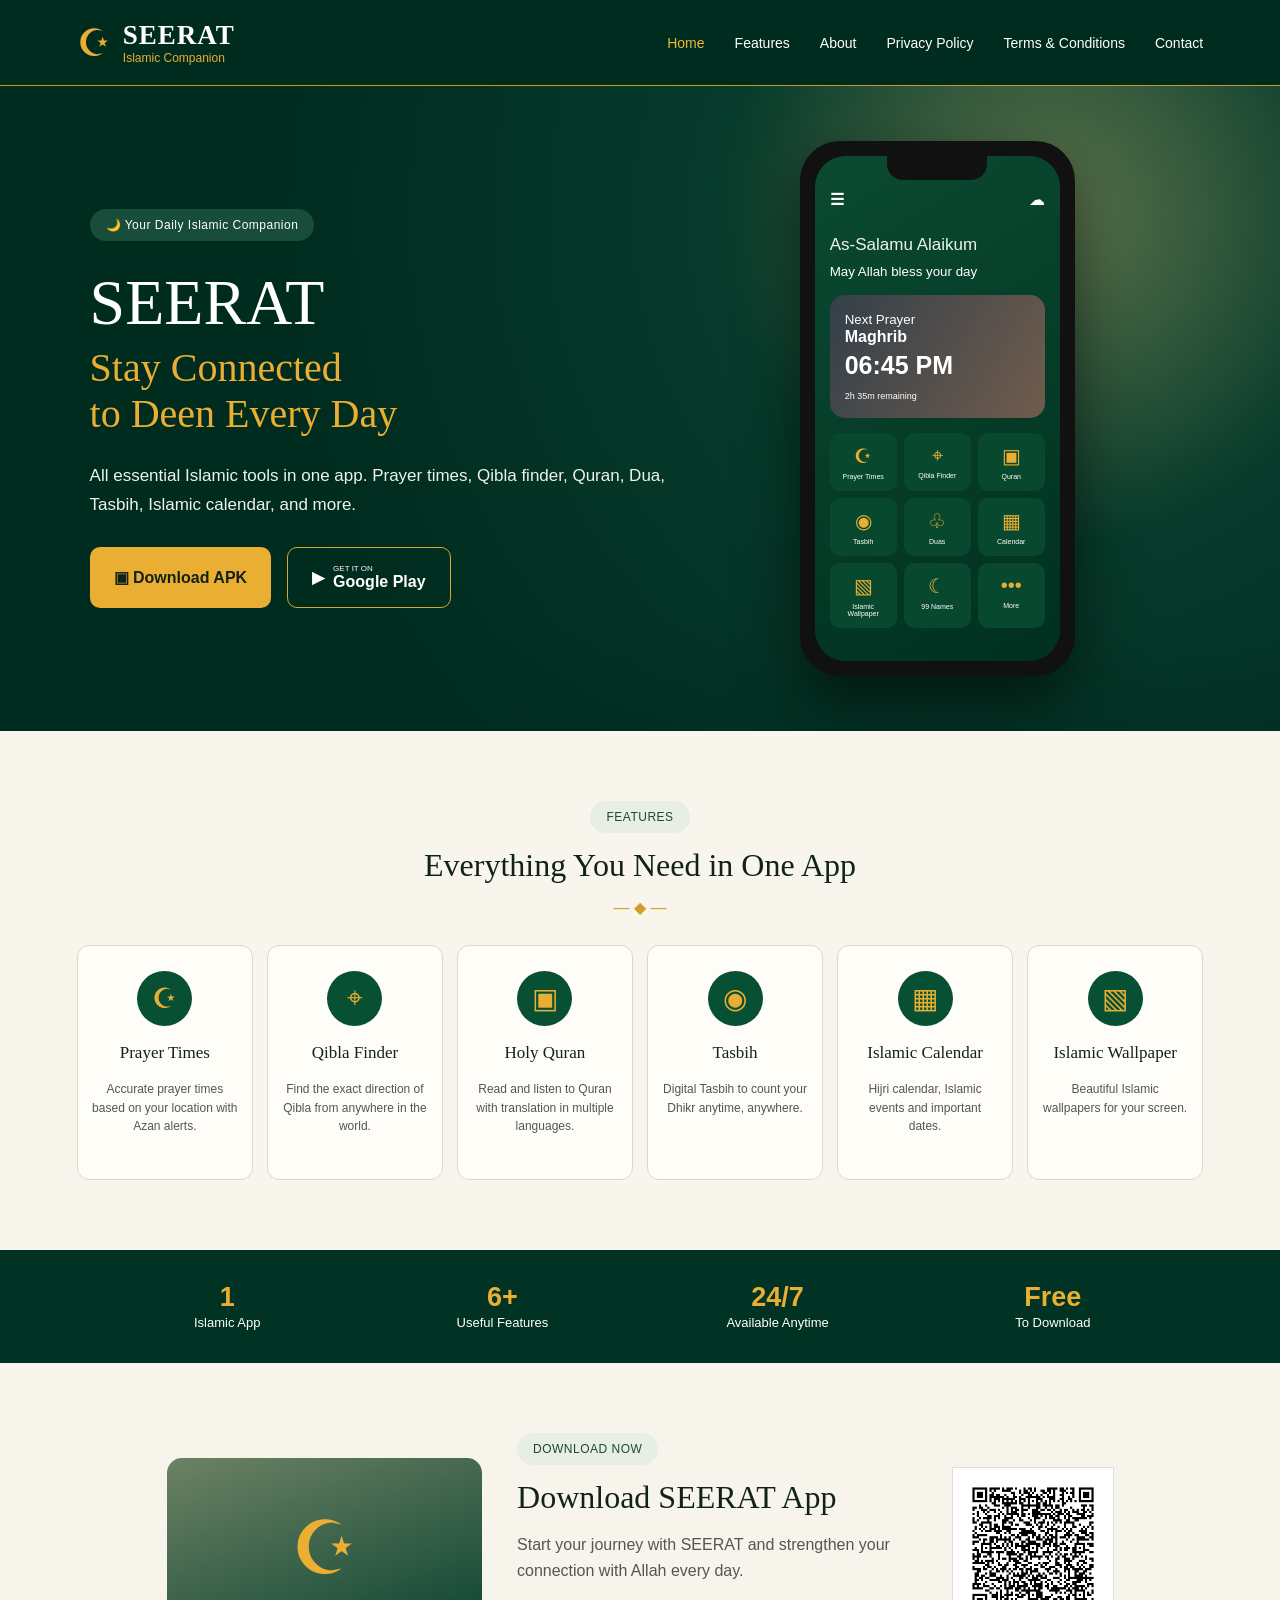
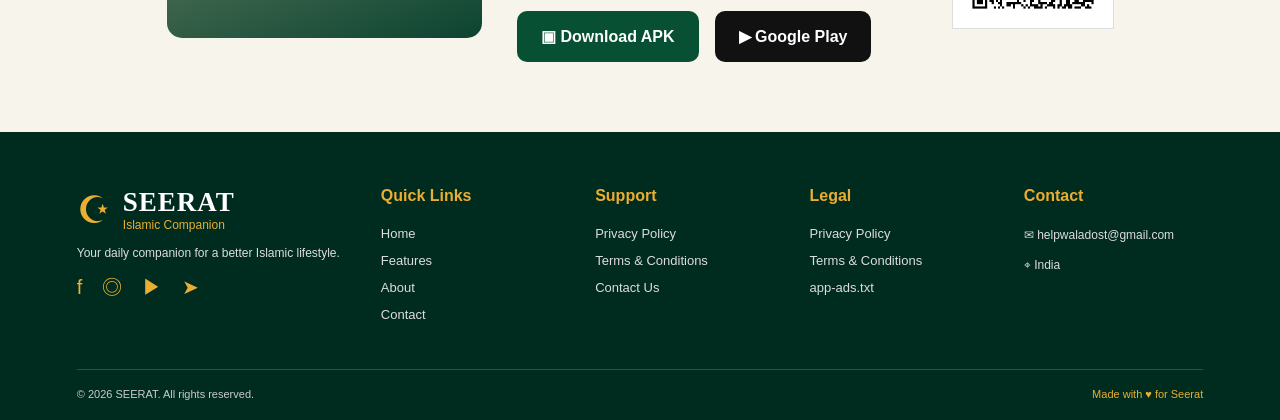
<file: index.html>
<!DOCTYPE html>
<html lang="en">
<head>
  <meta charset="UTF-8">
  <meta name="viewport" content="width=device-width, initial-scale=1.0">
  <meta name="description" content="SEERAT - Your daily Islamic companion.">
  <title>SEERAT — Islamic Companion</title>
  <link rel="stylesheet" href="style.css">
</head>
<body>

<header class="nav">
  <a class="brand" href="#home">
    <div class="brand-mark">☪</div>
    <div><strong>SEERAT</strong><span>Islamic Companion</span></div>
  </a>

  <button class="menu-btn" aria-label="Open menu">☰</button>

  <nav>
    <a class="active" href="#home">Home</a>
    <a href="#features">Features</a>
    <a href="#about">About</a>
    <a href="privacy.html">Privacy Policy</a>
    <a href="terms.html">Terms & Conditions</a>
    <a href="#contact">Contact</a>
  </nav>
</header>

<main>

<section id="home" class="hero">
  <div class="hero-pattern"></div>

  <div class="hero-copy">
    <span class="pill">🌙 Your Daily Islamic Companion</span>

    <h1>SEERAT</h1>

    <h2>Stay Connected<br>to Deen Every Day</h2>

    <p>
      All essential Islamic tools in one app. Prayer times, Qibla finder,
      Quran, Dua, Tasbih, Islamic calendar, and more.
    </p>

    <div class="actions">
      <a class="btn gold"
         href="https://github.com/sartajansari9905186350-art/seerat-website/releases/download/v1.3.6/app-release.apk"
         id="apkBtn">
        ▣ Download APK
      </a>

      <a class="btn outline" href="#" id="playBtn">
        ▶ <span><small>GET IT ON</small>Google Play</span>
      </a>
    </div>
  </div>

  <div class="phone-wrap">
    <div class="phone">
      <div class="notch"></div>

      <div class="phone-screen">
        <div class="phone-top">
          <b>☰</b><span>☁</span>
        </div>

        <p class="hello">As-Salamu Alaikum</p>
        <small>May Allah bless your day</small>

        <div class="prayer-card">
          <small>Next Prayer</small>
          <b>Maghrib</b>
          <strong>06:45 PM</strong>
          <em>2h 35m remaining</em>
        </div>

        <div class="mini-grid">
          <div>☪<span>Prayer Times</span></div>
          <div>⌖<span>Qibla Finder</span></div>
          <div>▣<span>Quran</span></div>
          <div>◉<span>Tasbih</span></div>
          <div>♧<span>Duas</span></div>
          <div>▦<span>Calendar</span></div>
          <div>▧<span>Islamic<br>Wallpaper</span></div>
          <div>☾<span>99 Names</span></div>
          <div>•••<span>More</span></div>
        </div>
      </div>
    </div>
  </div>
</section>

<section id="features" class="section light">

  <span class="section-tag">FEATURES</span>

  <h2>Everything You Need in One App</h2>

  <div class="ornament">— ◆ —</div>

  <div class="cards">

    <article>
      <i>☪</i>
      <h3>Prayer Times</h3>
      <p>Accurate prayer times based on your location with Azan alerts.</p>
    </article>

    <article>
      <i>⌖</i>
      <h3>Qibla Finder</h3>
      <p>Find the exact direction of Qibla from anywhere in the world.</p>
    </article>

    <article>
      <i>▣</i>
      <h3>Holy Quran</h3>
      <p>Read and listen to Quran with translation in multiple languages.</p>
    </article>

    <article>
      <i>◉</i>
      <h3>Tasbih</h3>
      <p>Digital Tasbih to count your Dhikr anytime, anywhere.</p>
    </article>

    <article>
      <i>▦</i>
      <h3>Islamic Calendar</h3>
      <p>Hijri calendar, Islamic events and important dates.</p>
    </article>

    <article>
      <i>▧</i>
      <h3>Islamic Wallpaper</h3>
      <p>Beautiful Islamic wallpapers for your screen.</p>
    </article>

  </div>
</section>

<section class="stats">

  <div>
    <b>1</b>
    <span>Islamic App</span>
  </div>

  <div>
    <b>6+</b>
    <span>Useful Features</span>
  </div>

  <div>
    <b>24/7</b>
    <span>Available Anytime</span>
  </div>

  <div>
    <b>Free</b>
    <span>To Download</span>
  </div>

</section>
<section id="about" class="download section">

  <div class="mosque">☪</div>

  <div>
    <span class="section-tag">DOWNLOAD NOW</span>

    <h2>Download SEERAT App</h2>

    <p>
      Start your journey with SEERAT and strengthen your connection
      with Allah every day.
    </p>

    <div class="actions">

      <a class="btn green"
         href="https://github.com/sartajansari9905186350-art/seerat-website/releases/download/v1.3.6/app-release.apk"
         id="apkBtn2">
        ▣ Download APK
      </a>

      <a class="btn dark" href="#" id="playBtn2">
        ▶ Google Play
      </a>

    </div>
  </div>

  <div class="qr">
  <img src="seerat-qr.png.png" alt="SEERAT APK Download QR Code">
  </div>

</section>

</main>

<footer id="contact">

  <div class="footer-grid">

    <div>
      <div class="brand">
        <div class="brand-mark">☪</div>
        <div>
          <strong>SEERAT</strong>
          <span>Islamic Companion</span>
        </div>
      </div>

      <p>Your daily companion for a better Islamic lifestyle.</p>

      <div class="social">f　◎　▶　➤</div>
    </div>

    <div>
      <h4>Quick Links</h4>
      <a href="#home">Home</a>
      <a href="#features">Features</a>
      <a href="#about">About</a>
      <a href="#contact">Contact</a>
    </div>

    <div>
      <h4>Support</h4>
      <a href="privacy.html">Privacy Policy</a>
      <a href="terms.html">Terms & Conditions</a>
      <a href="mailto:helpwaladost@gmail.com">Contact Us</a>
    </div>

    <div>
      <h4>Legal</h4>
      <a href="privacy.html">Privacy Policy</a>
      <a href="terms.html">Terms & Conditions</a>
      <a href="app-ads.txt">app-ads.txt</a>
    </div>

    <div>
      <h4>Contact</h4>
      <p>✉ helpwaladost@gmail.com</p>
      <p>⌖ India</p>
    </div>

  </div>

  <div class="copyright">
    © 2026 SEERAT. All rights reserved.
    <span>Made with ♥ for Seerat</span>
  </div>

</footer>

<script src="script.js"></script>

</body>
</html>
</file>
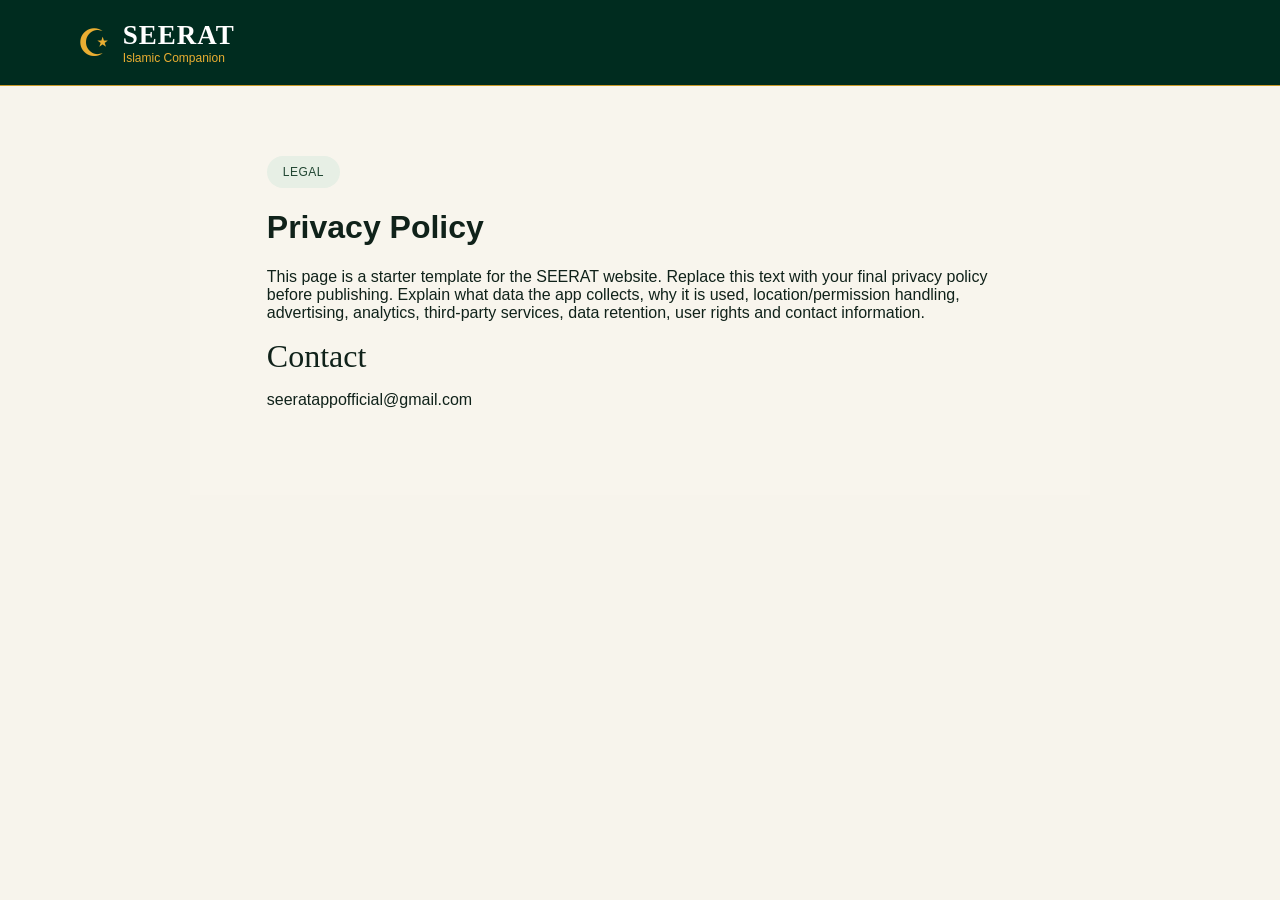
<file: privacy.html>
<!doctype html><html lang="en"><head><meta charset="utf-8"><meta name="viewport" content="width=device-width,initial-scale=1"><title>SEERAT — Privacy Policy</title><link rel="stylesheet" href="style.css"></head><body><header class="nav"><a class="brand" href="index.html"><div class="brand-mark">☪</div><div><strong>SEERAT</strong><span>Islamic Companion</span></div></a></header><main class="section light" style="text-align:left;max-width:900px;margin:auto"><span class="section-tag">LEGAL</span><h1>Privacy Policy</h1><p>This page is a starter template for the SEERAT website. Replace this text with your final privacy policy before publishing. Explain what data the app collects, why it is used, location/permission handling, advertising, analytics, third-party services, data retention, user rights and contact information.</p><h2>Contact</h2><p>seeratappofficial@gmail.com</p></main></body></html>
</file>
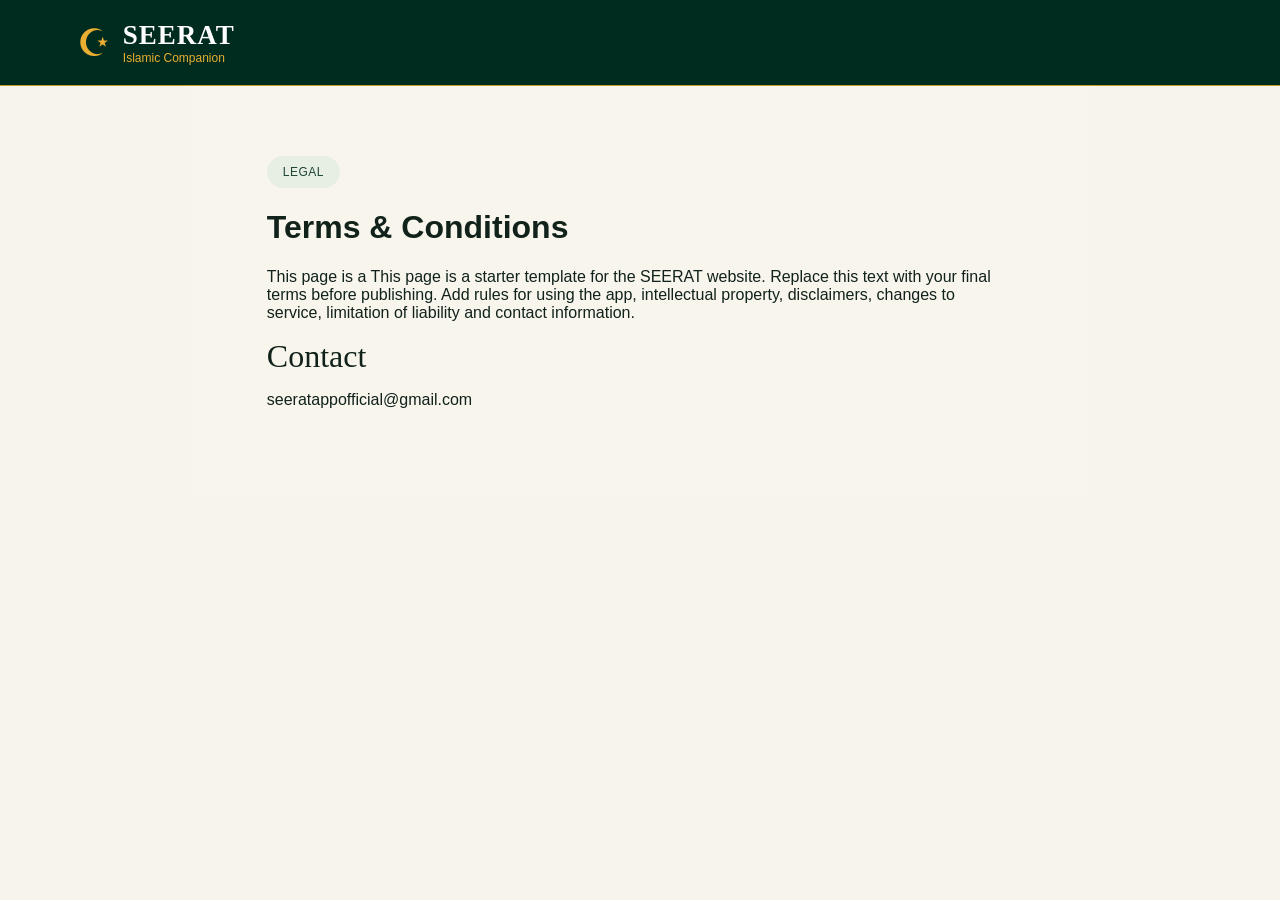
<file: terms.html>
<!doctype html><html lang="en"><head><meta charset="utf-8"><meta name="viewport" content="width=device-width,initial-scale=1"><title>SEERAT — Terms & Conditions</title><link rel="stylesheet" href="style.css"></head><body><header class="nav"><a class="brand" href="index.html"><div class="brand-mark">☪</div><div><strong>SEERAT</strong><span>Islamic Companion</span></div></a></header><main class="section light" style="text-align:left;max-width:900px;margin:auto"><span class="section-tag">LEGAL</span><h1>Terms & Conditions</h1><p>This page is a This page is a starter template for the SEERAT website. Replace this text with your final terms before publishing. Add rules for using the app, intellectual property, disclaimers, changes to service, limitation of liability and contact information.</p><h2>Contact</h2><p>seeratappofficial@gmail.com</p></main></body></html>
</file>
<file: style.css>
*{box-sizing:border-box}html{scroll-behavior:smooth}body{margin:0;font-family:Arial,Helvetica,sans-serif;color:#10221a;background:#f7f4ec}a{text-decoration:none;color:inherit}.nav{height:86px;background:#002c1f;color:white;display:flex;align-items:center;justify-content:space-between;padding:0 6%;border-bottom:1px solid #c99a28;position:sticky;top:0;z-index:20}.brand{display:flex;align-items:center;gap:12px}.brand-mark{font-size:38px;color:#e9ae32}.brand strong{display:block;font-family:Georgia,serif;font-size:27px;letter-spacing:1px}.brand span{display:block;font-size:12px;color:#e9ae32}.nav nav{display:flex;gap:30px;font-size:14px}.nav nav a:hover,.nav nav .active{color:#f0b638}.menu-btn{display:none;background:none;border:0;color:white;font-size:27px}.hero{min-height:600px;background:radial-gradient(circle at 82% 20%,#5c744b 0,#073b2b 28%,#002b1f 68%);color:white;display:flex;align-items:center;padding:55px 7%;position:relative;overflow:hidden}.hero:after{content:"";position:absolute;left:0;right:0;bottom:-80px;height:180px;background:linear-gradient(180deg,transparent,#002b1f);opacity:.7}.hero-copy{width:54%;position:relative;z-index:2}.pill,.section-tag{display:inline-block;background:#174d39;border-radius:30px;padding:9px 16px;font-size:12px;letter-spacing:.5px}.hero h1{font:64px Georgia,serif;margin:25px 0 5px}.hero h2{font:40px Georgia,serif;color:#e9ae32;margin:0 0 25px;line-height:1.15}.hero p{font-size:17px;line-height:1.7;max-width:650px;color:#edf3ef}.actions{display:flex;gap:16px;margin-top:28px;flex-wrap:wrap}.btn{padding:16px 24px;border-radius:10px;font-weight:bold;display:inline-flex;align-items:center;gap:9px}.gold{background:#e9ae32;color:#132117}.outline{border:1px solid #d9a72e}.outline small{display:block;font-size:8px;font-weight:normal}.phone-wrap{width:46%;display:flex;justify-content:center;position:relative;z-index:2}.phone{width:275px;height:535px;border:8px solid #111;border-radius:40px;background:#111;box-shadow:0 25px 60px #0008;padding:7px}.notch{width:100px;height:24px;background:#111;border-radius:0 0 16px 16px;margin:auto;position:relative;z-index:2}.phone-screen{height:100%;margin-top:-24px;border-radius:31px;background:linear-gradient(150deg,#0b4a31,#003020);padding:34px 15px 12px;color:white}.phone-top{display:flex;justify-content:space-between}.hello{margin:22px 0 2px}.prayer-card{background:linear-gradient(120deg,#33404a,#715c4d);padding:15px;border-radius:15px;margin:15px 0}.prayer-card b,.prayer-card strong{display:block}.prayer-card strong{font-size:25px;margin:5px 0}.prayer-card em{font-size:9px;font-style:normal}.mini-grid{display:grid;grid-template-columns:repeat(3,1fr);gap:7px}.mini-grid div{background:#08482f;border-radius:10px;padding:11px 3px;text-align:center;font-size:20px;color:#e9ae32}.mini-grid span{display:block;font-size:7px;color:white;margin-top:5px}.section{text-align:center;padding:70px 6%}.light{background:#f8f5ed}.section h2{font:32px Georgia,serif;margin:14px 0}.section-tag{background:#e7efe5;color:#214632}.ornament{color:#d39d2a;margin-bottom:28px}.cards{display:grid;grid-template-columns:repeat(6,1fr);gap:14px}.cards article{border:1px solid #ddd7c9;border-radius:12px;padding:25px 14px;min-height:235px;background:#fffdf8}.cards i{font-style:normal;font-size:28px;display:grid;place-items:center;width:55px;height:55px;margin:auto;background:#075033;color:#e9ae32;border-radius:50%}.cards h3{font:17px Georgia,serif}.cards p{font-size:12px;line-height:1.55;color:#555}.stats{background:#003323;color:white;display:grid;grid-template-columns:repeat(4,1fr);padding:32px 7%;text-align:center}.stats b{display:block;color:#e9ae32;font-size:27px}.stats span{font-size:13px}.download{display:grid;grid-template-columns:1.1fr 1.4fr .5fr;align-items:center;gap:35px;max-width:1100px;margin:auto;text-align:left}.mosque{height:180px;border-radius:15px;background:linear-gradient(160deg,#6d8264,#0b4431);display:grid;place-items:center;color:#e9ae32;font-size:75px}.download h2{font-size:32px}.download p{line-height:1.6;color:#555}.green{background:#075033;color:white}.dark{background:#111;color:white}.qr{border:12px solid white;box-shadow:0 0 0 1px #ddd;width:140px;height:140px;display:grid;place-items:center;text-align:center;font-weight:bold;background:repeating-linear-gradient(45deg,#111 0 4px,#fff 4px 8px)}footer{background:#002b1f;color:white;padding:55px 6% 20px}.footer-grid{display:grid;grid-template-columns:1.5fr repeat(4,1fr);gap:35px}.footer-grid h4{color:#e9ae32;margin-top:0}.footer-grid>a,.footer-grid div>a{display:block;font-size:13px;margin:12px 0;color:#ddd}.footer-grid p{font-size:12px;color:#ddd;line-height:1.5}.social{color:#e9ae32;font-size:20px}.copyright{border-top:1px solid #275244;margin-top:35px;padding-top:18px;font-size:11px;color:#ccc;display:flex;justify-content:space-between}.copyright span{color:#e9ae32}@media(max-width:900px){.nav nav{display:none}.menu-btn{display:block}.hero{padding:50px 7%;flex-direction:column;text-align:center}.hero-copy,.phone-wrap{width:100%}.hero p{margin:auto}.phone-wrap{margin-top:40px}.cards{grid-template-columns:repeat(3,1fr)}.download{grid-template-columns:1fr;text-align:center}.actions{justify-content:center}.mosque{height:150px}.qr{margin:auto}.footer-grid{grid-template-columns:repeat(2,1fr)}}@media(max-width:560px){.nav{height:72px;padding:0 5%}.brand strong{font-size:21px}.brand-mark{font-size:30px}.hero h1{font-size:48px}.hero h2{font-size:29px}.cards{grid-template-columns:repeat(2,1fr)}.stats{grid-template-columns:repeat(2,1fr);gap:25px}.footer-grid{grid-template-columns:1fr}.copyright{flex-direction:column;gap:10px}.phone{transform:scale(.9)}}
/* QR Code */
.qr {
  width: 160px;
  height: 160px;
  display: flex;
  align-items: center;
  justify-content: center;
  overflow: hidden;
}

.qr img {
  width: 100%;
  height: 100%;
  max-width: 160px;
  max-height: 160px;
  object-fit: contain;
  display: block;
}

@media (max-width: 768px) {
  .qr {
    width: 130px;
    height: 130px;
  }

  .qr img {
    max-width: 130px;
    max-height: 130px;
  }
}
</file>
